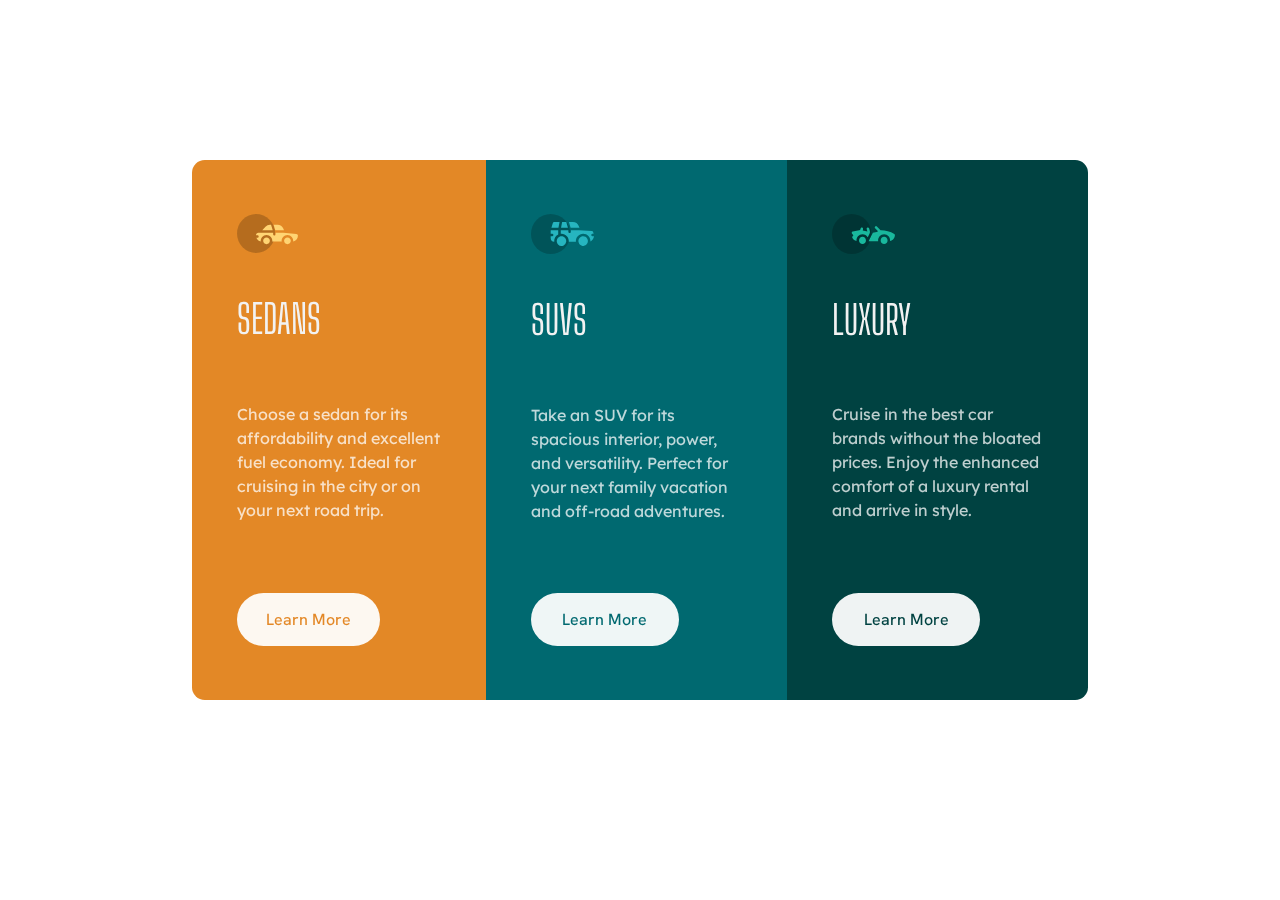
<file: 3-column-preview-card-component-main/index.html>
<!DOCTYPE html>
<html lang="en">
<head>
  <meta charset="UTF-8">
  <meta name="viewport" content="width=device-width, initial-scale=1.0"> <!-- displays site properly based on user's device -->

  <link rel="icon" type="image/png" sizes="32x32" href="./images/favicon-32x32.png">
  <link rel="stylesheet" href="./styles/style.css">
  <link href="https://fonts.googleapis.com/css2?family=Big+Shoulders+Display:wght@700&family=Hanken+Grotesk:wght@500&family=Lexend+Deca&display=swap" rel="stylesheet">
  
  <title>Frontend Mentor | 3-column preview card component</title>

</head>
<body>
  <div class="container">
    <div class="container__card container__card--orange">
      <img src="./images/icon-sedans.svg" class="container__image" />
      <span class="container__title ">Sedans</span>
      <p class="container__text">
        Choose a sedan for its affordability and excellent fuel economy. Ideal for cruising in the city 
        or on your next road trip.
      </p>
      <button class="container__button">
        <span class="container__button__text">Learn More</span>
      </button>
    </div>
    <div class="container__card container__card--cyan">
      <img src="./images/icon-suvs.svg" class="container__image" />
      <span class="container__title">SUVs</span>
      <p class="container__text">
        Take an SUV for its spacious interior, power, and versatility. Perfect for your next family vacation 
        and off-road adventures.
      </p>
      <button class="container__button">
        <span class="container__button__text">Learn More</span>
      </button>
    </div>
    <div class="container__card container__card--dark-cyan">
      <img src="./images/icon-luxury.svg" class="container__image" />
      <span class="container__title">Luxury</span>
      <p class="container__text">
        Cruise in the best car brands without the bloated prices. Enjoy the enhanced comfort of a luxury 
        rental and arrive in style.
      </p>
      <button class="container__button">
        <span class="container__button__text">Learn More</span>
      </button>
    </div>
  </div>
</body>
</html>
</file>
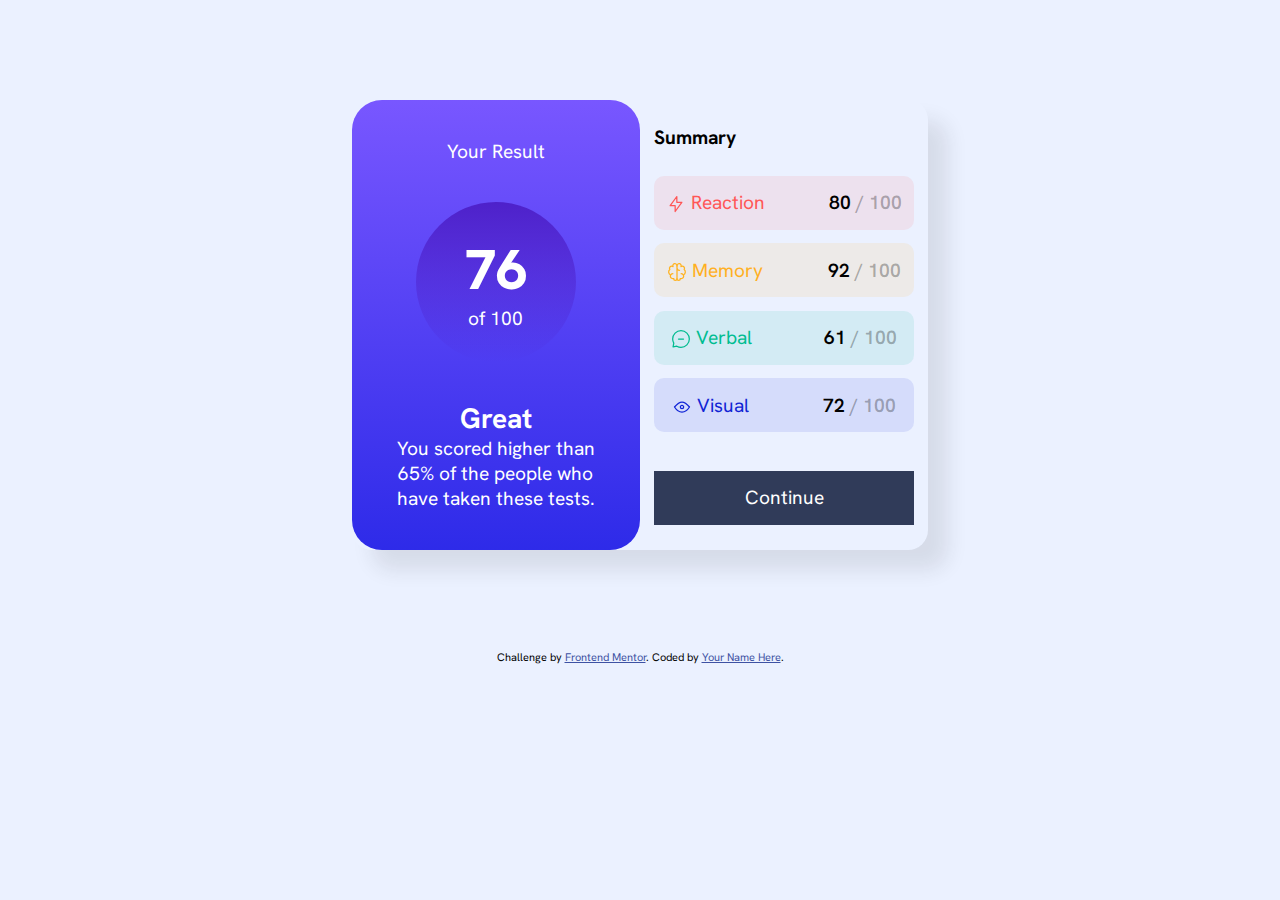
<file: results-summary-component-main/index.html>
<!DOCTYPE html>
<html lang="en">
<head>
  <meta charset="UTF-8">
  <meta name="viewport" content="width=device-width, initial-scale=1.0"> <!-- displays site properly based on user's device -->

  <link rel="icon" type="image/png" sizes="32x32" href="./assets/images/favicon-32x32.png">
  <link rel="stylesheet" href="style/style.css">

  <title>Frontend Mentor | Results summary component</title>

  <!-- Feel free to remove these styles or customise in your own stylesheet 👍 -->
  <style>
    .attribution { font-size: 11px; text-align: center; }
    .attribution a { color: hsl(228, 45%, 44%); }
  </style>
</head>
<body>
  <div class="container">
    <div class="result">
      <div class="item">
        <p>Your Result</p>
      </div>

      <div class="pontuation item">
        <p>
          <div><span id="result-number">76</span></div>
          <div>of 100</div>
        </p>
      </div>
      
      <div class="item">
        <span class="result-compliment">Great</span>
        <p>You scored higher than 65% of the people who have taken these tests.</p>
      </div>
      
    </div>
    <div class="summary-container">
      <div id="title">
        <p>Summary</p>
      </div>
      <div class="summary-list">
        <div class="item reaction">
          <div class="image-item-container">
            <img src="assets/images/icon-reaction.svg" alt="reaction icon" class="icon">
            Reaction
          </div>
          <div class="card-pontuation"> 80 <span class="out-of">/ 100</span></div>
        </div>
        <div class="item memory">
          <div>
            <img src="assets/images/icon-memory.svg" alt="reaction icon" class="icon">
            Memory
          </div>
          <div class="card-pontuation"> 92 <span class="out-of">/ 100</span></div>
        </div>
        <div class="item verbal">
          <div>
            <img src="assets/images/icon-verbal.svg" alt="reaction icon" class="icon">
            Verbal
          </div>
          <div class="card-pontuation"> 61 <span class="out-of">/ 100</span></div>
        </div>
        <div class="item visual">
          <div>
            <img src="assets/images/icon-visual.svg" alt="reaction icon" class="icon">
            Visual
          </div>
          <div class="card-pontuation"> 72 <span class="out-of">/ 100</span></div>
        </div>
      </div>
      <div class="continue-btn"><p>Continue</p></div>
    </div>    
  </div>
  <div class="attribution">
    Challenge by <a href="https://www.frontendmentor.io?ref=challenge" target="_blank">Frontend Mentor</a>. 
    Coded by <a href="#">Your Name Here</a>.
  </div>
</body>
</html>
</file>
<file: 3-column-preview-card-component-main/styles/style.css>
* {
    box-sizing: border-box;
}

:root {
    --orange-primary: hsl(31, 77%, 52%);
    --cyan-primary: hsl(184, 100%, 22%);
    --dark-cyan-primary: hsl(179, 100%, 13%);
}

body {
    font-family: 'Lexend Deca', sans-serif;
    font-size: 1rem;
}

.container {
    width: 100%;
    display: flex;
    padding: 15% 7%;
    flex-direction: column;
}

.container__image {
    width: 20%;
}

.container__card {
    height: 40vh;
    display: flex;
    flex-direction: column;
    padding: 10% 15%;
    justify-content: space-evenly;
}

.container__card--orange {
    background-color: var(--orange-primary);
    border-radius: 0.8rem 0.8rem 0 0;
}

.container__card--cyan {
    background-color: var(--cyan-primary);
}

.container__card--dark-cyan {
    background-color: var(--dark-cyan-primary);
    border-radius: 0 0 0.8rem 0.8rem;
}

.container__title {
    font-family: 'Big Shoulders Display', cursive;
    font-size: 2.5rem;
    color: hsl(0, 0%, 95%);
    text-transform: uppercase;
}

.container__text {
    color: hsla(0, 0%, 100%, 0.75);
}

.container__button {
    width: 70%;
    padding: 1rem;
    border: none;
    border-radius: 2rem;
    color: black;
    mix-blend-mode: screen;
    font-size: 1rem;
    font-weight: 500;
    font-family: 'Hanken Grotesk', sans-serif;
}

/* @media (min-width: 480px) and (max-width: 1025px) {
    body {
        background-color: blue;
    }
} */

@media (min-width: 1025px) {
    body {
        margin: 0 auto;
    }

    .container {
        box-sizing: border-box;
        flex-direction: row;
        width: 70%;
        margin: 10rem auto;
        padding: 0;
        height: 60vh;
    }

    .container__card {
        border-radius: 0;
        line-height: 1.5rem;
        height: auto;
        padding: 3% 5%;
        justify-content: space-around;
    }

    .container__image {
        width: 30%;
    }

    .container__card--orange {
        background-color: var(--orange-primary);
        border-radius: 0.8rem 0 0 0.8rem;
    }
    
    .container__card--dark-cyan {
        background-color: var(--dark-cyan-primary);
        border-radius: 0 0.8rem 0.8rem 0;
    }
}
</file>
<file: results-summary-component-main/style/style.css>
* {
    box-sizing: border-box;
    margin: 0 auto;
}

@font-face {
    font-family: 'Hanken Grotesk';
    src: url('../assets/fonts/HankenGrotesk-VariableFont_wght.ttf') format('truetype');
}

body {
    background-color: hsl(221, 100%, 96%);
    font-size: 1.2rem;
    font-family: 'Hanken Grotesk';
}


.container {
    width: 45%;
    height: 450px;
    margin: 100px auto;
    display: flex;
    box-shadow: 20px 20px 20px hsla(0, 0%, 15%, 0.1);
    border-radius: 20px;
    align-content: space-evenly;
}

.result {
    width: 50%;
    background-image: linear-gradient(to bottom, hsl(252, 100%, 67%), hsl(241, 81%, 54%));
    padding: 20px 10px;
    text-align: center;
    color: white;
    display: flex;
    flex-wrap: wrap;
    align-content: space-around;
    justify-content: center;
    border-radius: 30px;
}

.item {
    flex-basis: 80%;
}

.pontuation {
    display: flex;
    align-items: center; 
    justify-content: center;
    flex-direction: column;
    max-width: 60%;
    background-image: linear-gradient(to bottom, hsla(256, 72%, 46%, 1), hsla(241, 72%, 46%, 0));
    aspect-ratio: 1 / 1;
    border-radius: 50%;
}


.pontuation p {
    color: rgba(255, 255, 255, 0.3);
}

#result-number {
    font-size: 3.5rem;
    font-weight: 800;
    color: white;
}

.result-compliment {
    font-size: 28px;
    font-weight: 700;
    margin: auto;
}


.summary-container {
    width: 50%;
}

.summary-container {
    display: flex;
    flex-wrap: wrap;
    justify-content: center;
    align-content: space-evenly;
}

.summary-list {
    width: 100%;
    height: 60%;
    display: flex;
    flex-wrap: wrap;
}

.summary-list .item {
    gap: 15%;
    min-width: 90%;
    height: 20%;
    padding: 10px 0px;
    border-radius: 10px;
    display: flex;
    align-items: center;
    justify-content: center;
}

.icon {
    vertical-align: middle;
}

.reaction {
    color: hsl(0, 100%, 67%);
    background-color: hsl(0, 100%, 67%, 0.1);
}

.memory {
    color: hsl(39, 100%, 56%);
    background-color: hsl(39, 100%, 56%, 0.1);
}

.verbal {
    color: hsl(166, 100%, 37%);
    background-color: hsl(166, 100%, 37%, 0.1);
}

.visual {
    color: hsl(234, 85%, 45%);
    background-color: hsl(234, 85%, 45%, 0.1);
}

.card-pontuation {
    color: black;
    font-weight: 600;
}

.out-of {
    color: rgba(0, 0, 0, 0.3);
}

#title {
    width: 90%;
    font-weight: 700;
}

.continue-btn {
    color: white;
    text-align: center;
    vertical-align: middle;
    width: 90%;
    background-color: #303B59;
    padding: 10px;
    border-radius: 3rem';
    font-weight: 600;
    height: 12%;
    display: flex;
    align-items: center;
}


@media (max-width: 1200px) {
    .body {
        width: auto;
    }

    .container {
        flex-direction: column;
        width:60%;
        height: 450px;
    }

    .result {
        width: 100%;
    }
}

@media (max-width: 480px) {
    .body {
        width: auto;
    }

    .container {
        margin: 0 auto;
        flex-direction: column;
        width:100%;
        height: auto;
    }

    .result {
        border-radius: 0 0 10% 10%;
        width: 100%;
        height: 45vh;
    }

    .summary-container {
        width: 100%;
        height: 55vh;
    }

    .pontuation {
        max-width: 40%;
        min-width: 40%;
        border-radius: 50%;
    }

    .summary-list .item {
        gap: 35%;
    }
}
</file>
